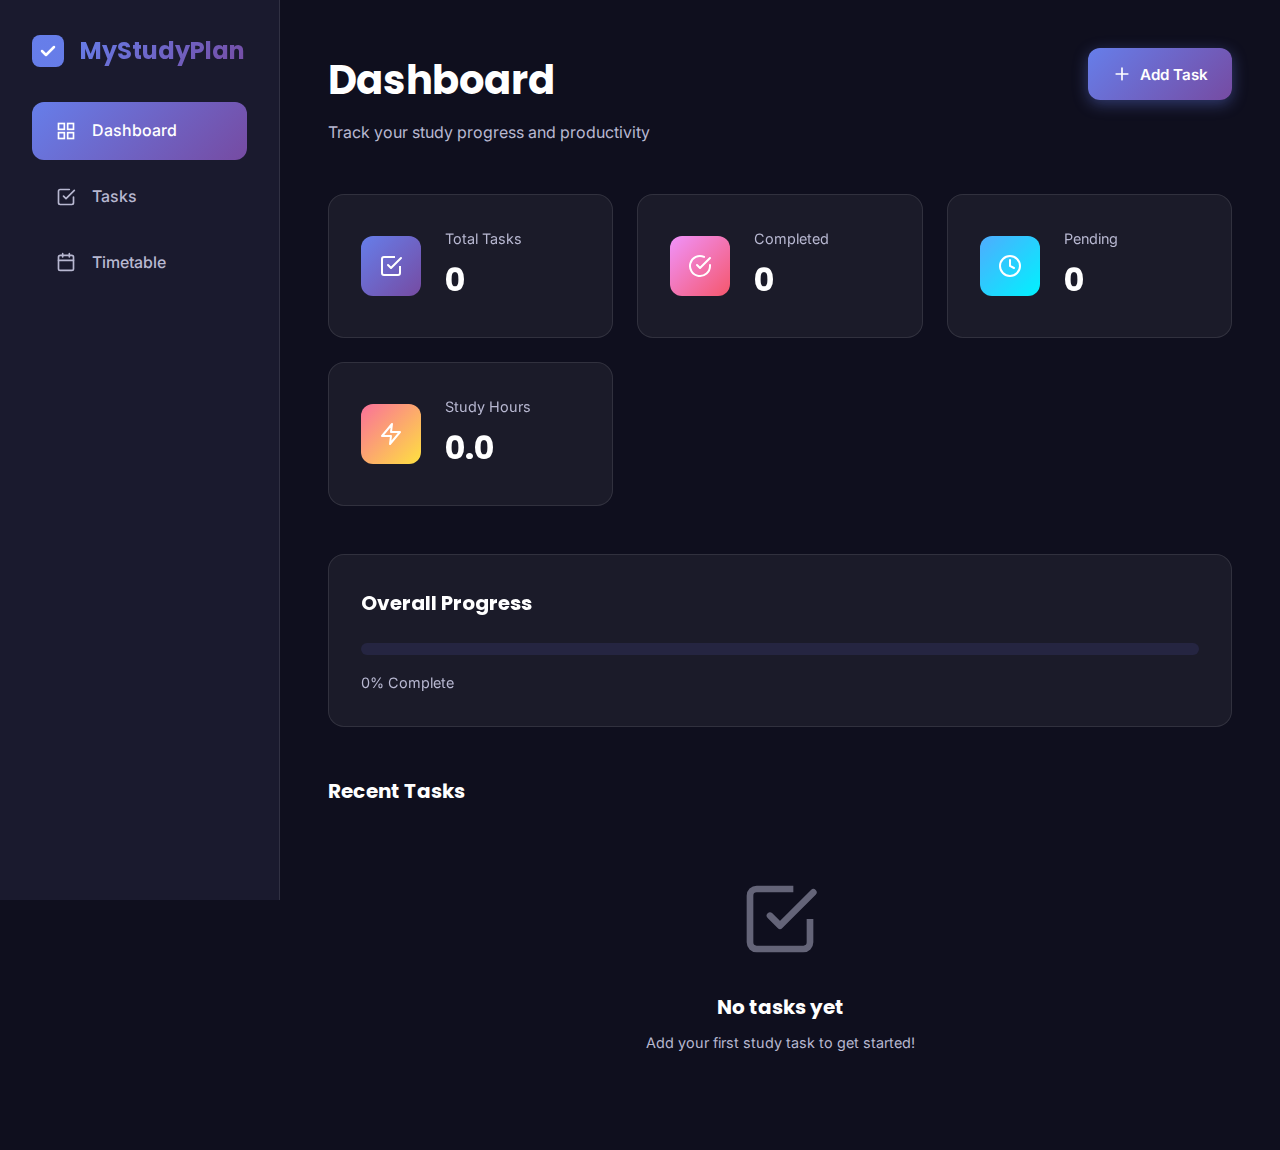
<file: index.html>
<!DOCTYPE html>
<html lang="en">
<head>
    <meta charset="UTF-8">
    <meta name="viewport" content="width=device-width, initial-scale=1.0">
    <meta name="description" content="MyStudyPlan - A modern study timetable and productivity dashboard to manage your study tasks efficiently">
    <title>MyStudyPlan - Study Timetable & Productivity Dashboard</title>
    <link rel="stylesheet" href="css/style.css">
    <link rel="preconnect" href="https://fonts.googleapis.com">
    <link rel="preconnect" href="https://fonts.gstatic.com" crossorigin>
    <link href="https://fonts.googleapis.com/css2?family=Inter:wght@300;400;500;600;700&family=Poppins:wght@600;700;800&display=swap" rel="stylesheet">
</head>
<body>
    <!-- Sidebar Navigation -->
    <aside class="sidebar" id="sidebar">
        <div class="sidebar-header">
            <div class="logo">
                <svg width="32" height="32" viewBox="0 0 32 32" fill="none" xmlns="http://www.w3.org/2000/svg">
                    <rect width="32" height="32" rx="8" fill="url(#gradient)"/>
                    <path d="M10 16L14 20L22 12" stroke="white" stroke-width="2.5" stroke-linecap="round" stroke-linejoin="round"/>
                    <defs>
                        <linearGradient id="gradient" x1="0" y1="0" x2="32" y2="32">
                            <stop offset="0%" stop-color="#667eea"/>
                            <stop offset="100%" stop-color="#764ba2"/>
                        </linearGradient>
                    </defs>
                </svg>
                <h1>MyStudyPlan</h1>
            </div>
            <button class="sidebar-toggle" id="sidebarToggle" aria-label="Toggle sidebar">
                <svg width="24" height="24" viewBox="0 0 24 24" fill="none" stroke="currentColor">
                    <path d="M3 12h18M3 6h18M3 18h18" stroke-width="2" stroke-linecap="round"/>
                </svg>
            </button>
        </div>
        
        <nav class="sidebar-nav">
            <a href="#dashboard" class="nav-item active" data-section="dashboard">
                <svg width="20" height="20" viewBox="0 0 24 24" fill="none" stroke="currentColor">
                    <rect x="3" y="3" width="7" height="7" stroke-width="2" stroke-linecap="round"/>
                    <rect x="14" y="3" width="7" height="7" stroke-width="2" stroke-linecap="round"/>
                    <rect x="14" y="14" width="7" height="7" stroke-width="2" stroke-linecap="round"/>
                    <rect x="3" y="14" width="7" height="7" stroke-width="2" stroke-linecap="round"/>
                </svg>
                <span>Dashboard</span>
            </a>
            <a href="#tasks" class="nav-item" data-section="tasks">
                <svg width="20" height="20" viewBox="0 0 24 24" fill="none" stroke="currentColor">
                    <path d="M9 11l3 3L22 4" stroke-width="2" stroke-linecap="round" stroke-linejoin="round"/>
                    <path d="M21 12v7a2 2 0 01-2 2H5a2 2 0 01-2-2V5a2 2 0 012-2h11" stroke-width="2" stroke-linecap="round"/>
                </svg>
                <span>Tasks</span>
            </a>
            <a href="#timetable" class="nav-item" data-section="timetable">
                <svg width="20" height="20" viewBox="0 0 24 24" fill="none" stroke="currentColor">
                    <rect x="3" y="4" width="18" height="18" rx="2" stroke-width="2"/>
                    <path d="M16 2v4M8 2v4M3 10h18" stroke-width="2" stroke-linecap="round"/>
                </svg>
                <span>Timetable</span>
            </a>
        </nav>
    </aside>

    <!-- Main Content -->
    <main class="main-content">
        <!-- Dashboard Section -->
        <section id="dashboard-section" class="content-section active">
            <header class="page-header">
                <div>
                    <h2>Dashboard</h2>
                    <p class="subtitle">Track your study progress and productivity</p>
                </div>
                <button class="btn btn-primary" id="addTaskBtn">
                    <svg width="20" height="20" viewBox="0 0 24 24" fill="none" stroke="currentColor">
                        <path d="M12 5v14M5 12h14" stroke-width="2" stroke-linecap="round"/>
                    </svg>
                    Add Task
                </button>
            </header>

            <!-- Statistics Cards -->
            <div class="stats-grid">
                <div class="stat-card">
                    <div class="stat-icon" style="background: linear-gradient(135deg, #667eea 0%, #764ba2 100%);">
                        <svg width="24" height="24" viewBox="0 0 24 24" fill="none" stroke="white">
                            <path d="M9 11l3 3L22 4" stroke-width="2" stroke-linecap="round" stroke-linejoin="round"/>
                            <path d="M21 12v7a2 2 0 01-2 2H5a2 2 0 01-2-2V5a2 2 0 012-2h11" stroke-width="2"/>
                        </svg>
                    </div>
                    <div class="stat-content">
                        <p class="stat-label">Total Tasks</p>
                        <p class="stat-value" id="totalTasks">0</p>
                    </div>
                </div>

                <div class="stat-card">
                    <div class="stat-icon" style="background: linear-gradient(135deg, #f093fb 0%, #f5576c 100%);">
                        <svg width="24" height="24" viewBox="0 0 24 24" fill="none" stroke="white">
                            <path d="M22 11.08V12a10 10 0 11-5.93-9.14" stroke-width="2" stroke-linecap="round"/>
                            <path d="M22 4L12 14.01l-3-3" stroke-width="2" stroke-linecap="round" stroke-linejoin="round"/>
                        </svg>
                    </div>
                    <div class="stat-content">
                        <p class="stat-label">Completed</p>
                        <p class="stat-value" id="completedTasks">0</p>
                    </div>
                </div>

                <div class="stat-card">
                    <div class="stat-icon" style="background: linear-gradient(135deg, #4facfe 0%, #00f2fe 100%);">
                        <svg width="24" height="24" viewBox="0 0 24 24" fill="none" stroke="white">
                            <circle cx="12" cy="12" r="10" stroke-width="2"/>
                            <path d="M12 6v6l4 2" stroke-width="2" stroke-linecap="round"/>
                        </svg>
                    </div>
                    <div class="stat-content">
                        <p class="stat-label">Pending</p>
                        <p class="stat-value" id="pendingTasks">0</p>
                    </div>
                </div>

                <div class="stat-card">
                    <div class="stat-icon" style="background: linear-gradient(135deg, #fa709a 0%, #fee140 100%);">
                        <svg width="24" height="24" viewBox="0 0 24 24" fill="none" stroke="white">
                            <path d="M13 2L3 14h9l-1 8 10-12h-9l1-8z" stroke-width="2" stroke-linecap="round" stroke-linejoin="round"/>
                        </svg>
                    </div>
                    <div class="stat-content">
                        <p class="stat-label">Study Hours</p>
                        <p class="stat-value" id="totalHours">0</p>
                    </div>
                </div>
            </div>

            <!-- Progress Overview -->
            <div class="progress-card">
                <h3>Overall Progress</h3>
                <div class="progress-bar-container">
                    <div class="progress-bar" id="progressBar"></div>
                </div>
                <p class="progress-text" id="progressText">0% Complete</p>
            </div>

            <!-- Recent Tasks -->
            <div class="recent-tasks">
                <h3>Recent Tasks</h3>
                <div id="recentTasksList" class="task-list"></div>
            </div>
        </section>

        <!-- Tasks Section -->
        <section id="tasks-section" class="content-section">
            <header class="page-header">
                <div>
                    <h2>All Tasks</h2>
                    <p class="subtitle">Manage your study tasks</p>
                </div>
                <button class="btn btn-primary" id="addTaskBtn2">
                    <svg width="20" height="20" viewBox="0 0 24 24" fill="none" stroke="currentColor">
                        <path d="M12 5v14M5 12h14" stroke-width="2" stroke-linecap="round"/>
                    </svg>
                    Add Task
                </button>
            </header>

            <div id="allTasksList" class="task-list"></div>
        </section>

        <!-- Timetable Section -->
        <section id="timetable-section" class="content-section">
            <header class="page-header">
                <div>
                    <h2>Weekly Timetable</h2>
                    <p class="subtitle">Your study schedule at a glance</p>
                </div>
            </header>

            <div class="timetable-container">
                <div class="timetable" id="timetable"></div>
            </div>
        </section>
    </main>

    <!-- Add/Edit Task Modal -->
    <div class="modal" id="taskModal">
        <div class="modal-content">
            <div class="modal-header">
                <h3 id="modalTitle">Add New Task</h3>
                <button class="modal-close" id="closeModal" aria-label="Close modal">
                    <svg width="24" height="24" viewBox="0 0 24 24" fill="none" stroke="currentColor">
                        <path d="M18 6L6 18M6 6l12 12" stroke-width="2" stroke-linecap="round"/>
                    </svg>
                </button>
            </div>
            <form id="taskForm" class="modal-body">
                <div class="form-group">
                    <label for="subject">Subject</label>
                    <input type="text" id="subject" name="subject" required placeholder="e.g., Mathematics">
                </div>

                <div class="form-group">
                    <label for="topic">Topic</label>
                    <input type="text" id="topic" name="topic" required placeholder="e.g., Calculus - Derivatives">
                </div>

                <div class="form-row">
                    <div class="form-group">
                        <label for="duration">Duration (hours)</label>
                        <input type="number" id="duration" name="duration" min="0.5" step="0.5" required placeholder="2.5">
                    </div>

                    <div class="form-group">
                        <label for="priority">Priority</label>
                        <select id="priority" name="priority" required>
                            <option value="high">High</option>
                            <option value="medium" selected>Medium</option>
                            <option value="low">Low</option>
                        </select>
                    </div>
                </div>

                <div class="form-group">
                    <label for="deadline">Deadline</label>
                    <input type="date" id="deadline" name="deadline" required>
                </div>

                <div class="modal-footer">
                    <button type="button" class="btn btn-secondary" id="cancelBtn">Cancel</button>
                    <button type="submit" class="btn btn-primary">
                        <svg width="20" height="20" viewBox="0 0 24 24" fill="none" stroke="currentColor">
                            <path d="M19 21H5a2 2 0 01-2-2V5a2 2 0 012-2h11l5 5v11a2 2 0 01-2 2z" stroke-width="2"/>
                            <path d="M17 21v-8H7v8M7 3v5h8" stroke-width="2"/>
                        </svg>
                        Save Task
                    </button>
                </div>
            </form>
        </div>
    </div>

    <!-- Toast Notification -->
    <div class="toast" id="toast"></div>

    <script src="js/script.js"></script>
</body>
</html>
</file>
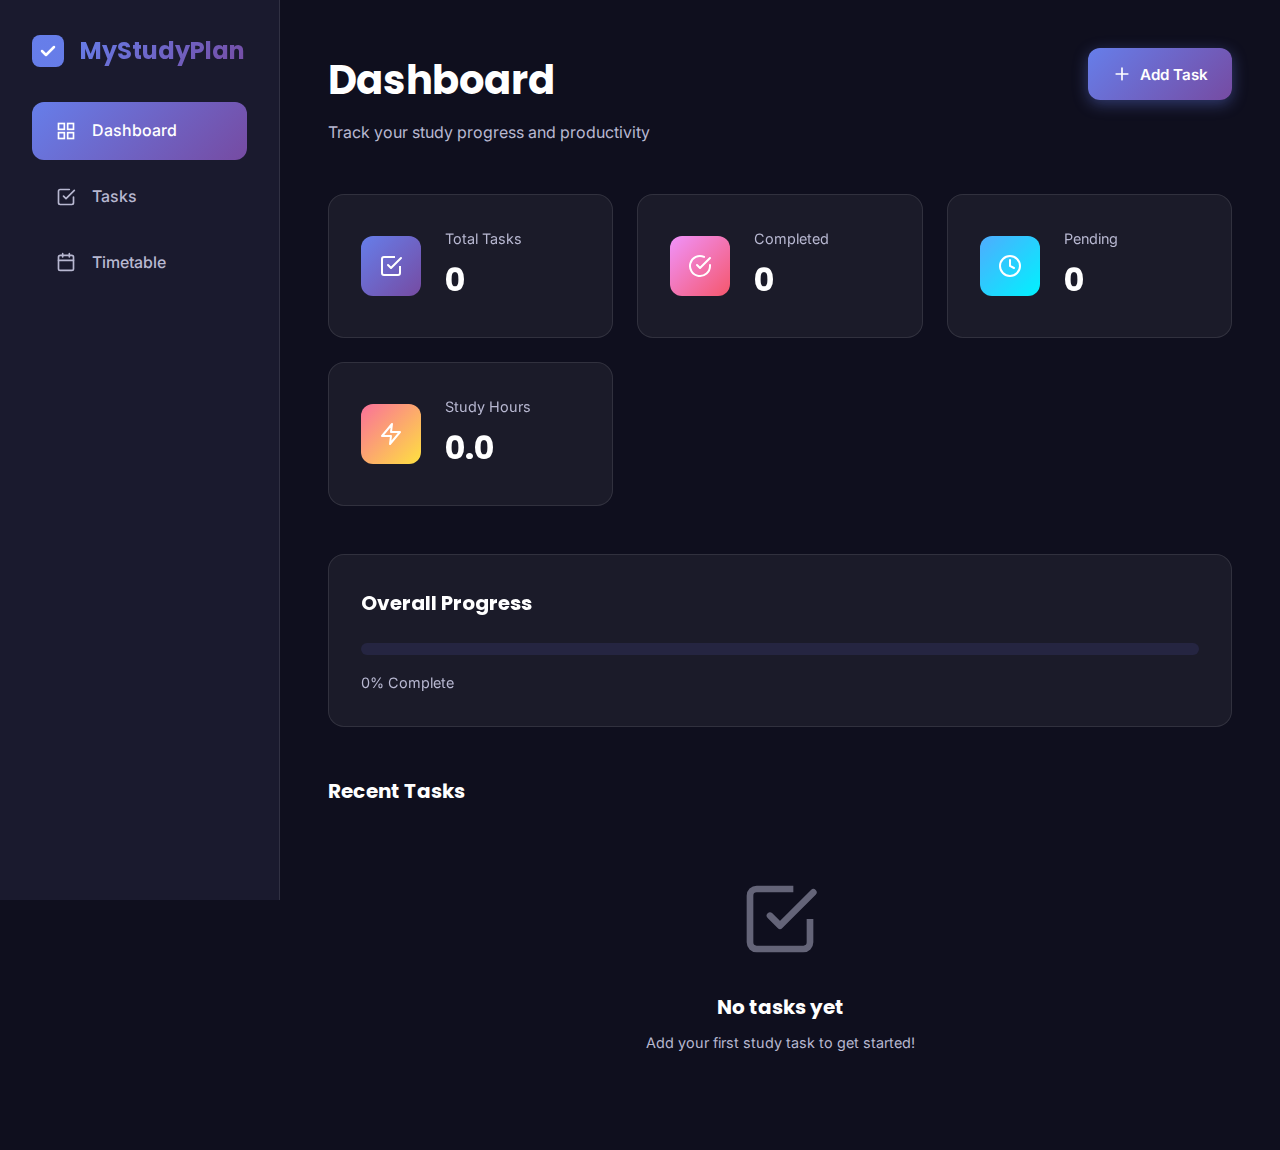
<file: dashboard.html>
<!DOCTYPE html>
<html lang="en">

<head>
    <meta charset="UTF-8">
    <meta name="viewport" content="width=device-width, initial-scale=1.0">
    <meta name="description"
        content="MyStudyPlan - A modern study timetable and productivity dashboard to manage your study tasks efficiently">
    <title>MyStudyPlan - Study Timetable & Productivity Dashboard</title>
    <link rel="stylesheet" href="css/style.css">
    <link rel="preconnect" href="https://fonts.googleapis.com">
    <link rel="preconnect" href="https://fonts.gstatic.com" crossorigin>
    <link
        href="https://fonts.googleapis.com/css2?family=Inter:wght@300;400;500;600;700&family=Poppins:wght@600;700;800&display=swap"
        rel="stylesheet">
</head>

<body>
    <!-- Sidebar Navigation -->
    <aside class="sidebar" id="sidebar">
        <div class="sidebar-header">
            <div class="logo">
                <svg width="32" height="32" viewBox="0 0 32 32" fill="none" xmlns="http://www.w3.org/2000/svg">
                    <rect width="32" height="32" rx="8" fill="url(#gradient)" />
                    <path d="M10 16L14 20L22 12" stroke="white" stroke-width="2.5" stroke-linecap="round"
                        stroke-linejoin="round" />
                    <defs>
                        <linearGradient id="gradient" x1="0" y1="0" x2="32" y2="32">
                            <stop offset="0%" stop-color="#667eea" />
                            <stop offset="100%" stop-color="#764ba2" />
                        </linearGradient>
                    </defs>
                </svg>
                <h1>MyStudyPlan</h1>
            </div>
            <button class="sidebar-toggle" id="sidebarToggle" aria-label="Toggle sidebar">
                <svg width="24" height="24" viewBox="0 0 24 24" fill="none" stroke="currentColor">
                    <path d="M3 12h18M3 6h18M3 18h18" stroke-width="2" stroke-linecap="round" />
                </svg>
            </button>
        </div>

        <nav class="sidebar-nav">
            <a href="#dashboard" class="nav-item active" data-section="dashboard">
                <svg width="20" height="20" viewBox="0 0 24 24" fill="none" stroke="currentColor">
                    <rect x="3" y="3" width="7" height="7" stroke-width="2" stroke-linecap="round" />
                    <rect x="14" y="3" width="7" height="7" stroke-width="2" stroke-linecap="round" />
                    <rect x="14" y="14" width="7" height="7" stroke-width="2" stroke-linecap="round" />
                    <rect x="3" y="14" width="7" height="7" stroke-width="2" stroke-linecap="round" />
                </svg>
                <span>Dashboard</span>
            </a>
            <a href="#tasks" class="nav-item" data-section="tasks">
                <svg width="20" height="20" viewBox="0 0 24 24" fill="none" stroke="currentColor">
                    <path d="M9 11l3 3L22 4" stroke-width="2" stroke-linecap="round" stroke-linejoin="round" />
                    <path d="M21 12v7a2 2 0 01-2 2H5a2 2 0 01-2-2V5a2 2 0 012-2h11" stroke-width="2"
                        stroke-linecap="round" />
                </svg>
                <span>Tasks</span>
            </a>
            <a href="#timetable" class="nav-item" data-section="timetable">
                <svg width="20" height="20" viewBox="0 0 24 24" fill="none" stroke="currentColor">
                    <rect x="3" y="4" width="18" height="18" rx="2" stroke-width="2" />
                    <path d="M16 2v4M8 2v4M3 10h18" stroke-width="2" stroke-linecap="round" />
                </svg>
                <span>Timetable</span>
            </a>
        </nav>
        </nav>

        <div class="sidebar-footer">
            <label class="theme-switch" aria-label="Toggle theme">
                <input type="checkbox" id="themeToggleCheckbox">
                <span class="slider"></span>
            </label>
            <span class="theme-label">Theme</span>

            <button id="profileBtn" class="btn-icon" aria-label="User Profile"
                style="background:none; border:none; color:var(--text-secondary); cursor:pointer; margin-left:auto;">
                <svg width="20" height="20" viewBox="0 0 24 24" fill="none" stroke="currentColor">
                    <path d="M20 21v-2a4 4 0 00-4-4H8a4 4 0 00-4 4v2" stroke-width="2" stroke-linecap="round"
                        stroke-linejoin="round" />
                    <circle cx="12" cy="7" r="4" stroke-width="2" stroke-linecap="round" stroke-linejoin="round" />
                </svg>
            </button>
        </div>
    </aside>

    <!-- Main Content -->
    <main class="main-content">
        <!-- Dashboard Section -->
        <section id="dashboard-section" class="content-section active">
            <header class="page-header">
                <div>
                    <h2>Dashboard</h2>
                    <p class="subtitle">Track your study progress and productivity</p>
                </div>
                <div class="dashboard-actions">
                    <button class="btn btn-secondary" id="exportBtn">
                        <svg width="20" height="20" viewBox="0 0 24 24" fill="none" stroke="currentColor">
                            <path d="M21 15v4a2 2 0 01-2 2H5a2 2 0 01-2-2v-4M7 10l5 5 5-5M12 15V3" stroke-width="2"
                                stroke-linecap="round" stroke-linejoin="round" />
                        </svg>
                        Export
                    </button>
                    <button class="btn btn-secondary" id="aiPlanBtn">
                        <svg width="20" height="20" viewBox="0 0 24 24" fill="none" stroke="currentColor">
                            <path d="M12 2a10 10 0 1010 10A10 10 0 0012 2zm1 15h-2v-2h2zm0-4h-2V7h2z" stroke-width="2"
                                stroke-linecap="round" stroke-linejoin="round" />
                            <!-- Using a generic icon for now, could use a 'magic' wand if available/custom -->
                            <path
                                d="M21 11.5a8.38 8.38 0 01-.9 3.8 8.5 8.5 0 01-7.6 4.7 8.38 8.38 0 01-3.8-.9L3 21l1.9-5.7a8.38 8.38 0 01-.9-3.8 8.5 8.5 0 014.7-7.6 8.38 8.38 0 013.8-.9h.5a8.48 8.48 0 018 8v.5z"
                                stroke-width="2" stroke-linecap="round" stroke-linejoin="round" />
                        </svg>
                        Smart Plan
                    </button>
                    <button class="btn btn-primary" id="addTaskBtn">
                        <svg width="20" height="20" viewBox="0 0 24 24" fill="none" stroke="currentColor">
                            <path d="M12 5v14M5 12h14" stroke-width="2" stroke-linecap="round" />
                        </svg>
                        Add Task
                    </button>
                </div>
            </header>

            <!-- Statistics Cards -->
            <div class="stats-grid">
                <div class="stat-card">
                    <div class="stat-icon" style="background: linear-gradient(135deg, #667eea 0%, #764ba2 100%);">
                        <svg width="24" height="24" viewBox="0 0 24 24" fill="none" stroke="white">
                            <path d="M9 11l3 3L22 4" stroke-width="2" stroke-linecap="round" stroke-linejoin="round" />
                            <path d="M21 12v7a2 2 0 01-2 2H5a2 2 0 01-2-2V5a2 2 0 012-2h11" stroke-width="2" />
                        </svg>
                    </div>
                    <div class="stat-content">
                        <p class="stat-label">Total Tasks</p>
                        <p class="stat-value" id="totalTasks">0</p>
                    </div>
                </div>

                <div class="stat-card">
                    <div class="stat-icon" style="background: linear-gradient(135deg, #f093fb 0%, #f5576c 100%);">
                        <svg width="24" height="24" viewBox="0 0 24 24" fill="none" stroke="white">
                            <path d="M22 11.08V12a10 10 0 11-5.93-9.14" stroke-width="2" stroke-linecap="round" />
                            <path d="M22 4L12 14.01l-3-3" stroke-width="2" stroke-linecap="round"
                                stroke-linejoin="round" />
                        </svg>
                    </div>
                    <div class="stat-content">
                        <p class="stat-label">Completed</p>
                        <p class="stat-value" id="completedTasks">0</p>
                    </div>
                </div>

                <div class="stat-card">
                    <div class="stat-icon" style="background: linear-gradient(135deg, #4facfe 0%, #00f2fe 100%);">
                        <svg width="24" height="24" viewBox="0 0 24 24" fill="none" stroke="white">
                            <circle cx="12" cy="12" r="10" stroke-width="2" />
                            <path d="M12 6v6l4 2" stroke-width="2" stroke-linecap="round" />
                        </svg>
                    </div>
                    <div class="stat-content">
                        <p class="stat-label">Pending</p>
                        <p class="stat-value" id="pendingTasks">0</p>
                    </div>
                </div>

                <div class="stat-card">
                    <div class="stat-icon" style="background: linear-gradient(135deg, #fa709a 0%, #fee140 100%);">
                        <svg width="24" height="24" viewBox="0 0 24 24" fill="none" stroke="white">
                            <path d="M13 2L3 14h9l-1 8 10-12h-9l1-8z" stroke-width="2" stroke-linecap="round"
                                stroke-linejoin="round" />
                        </svg>
                    </div>
                    <div class="stat-content">
                        <p class="stat-label">Study Hours</p>
                        <p class="stat-value" id="totalHours">0</p>
                    </div>
                </div>
            </div>

            <!-- Progress Overview -->
            <div class="progress-card">
                <h3>Overall Progress</h3>
                <div class="progress-bar-container">
                    <div class="progress-bar" id="progressBar"></div>
                </div>
                <p class="progress-text" id="progressText">0% Complete</p>
            </div>

            <!-- Recent Tasks -->
            <div class="recent-tasks">
                <h3>Recent Tasks</h3>
                <div id="recentTasksList" class="task-list"></div>
            </div>
        </section>

        <!-- Tasks Section -->
        <section id="tasks-section" class="content-section">
            <header class="page-header">
                <div>
                    <h2>All Tasks</h2>
                    <p class="subtitle">Manage your study tasks</p>
                </div>
                <div class="tasks-controls">
                    <div class="search-bar">
                        <svg width="20" height="20" viewBox="0 0 24 24" fill="none" stroke="currentColor">
                            <circle cx="11" cy="11" r="8" stroke-width="2" />
                            <path d="M21 21l-4.35-4.35" stroke-width="2" stroke-linecap="round" />
                        </svg>
                        <input type="text" id="taskSearch" placeholder="Search tasks...">
                    </div>
                    <select id="priorityFilter" class="filter-select">
                        <option value="all">All Priorities</option>
                        <option value="high">High</option>
                        <option value="medium">Medium</option>
                        <option value="low">Low</option>
                    </select>
                    <button class="btn btn-primary" id="addTaskBtn2">
                        <svg width="20" height="20" viewBox="0 0 24 24" fill="none" stroke="currentColor">
                            <path d="M12 5v14M5 12h14" stroke-width="2" stroke-linecap="round" />
                        </svg>
                        Add Task
                    </button>
                </div>
            </header>

            <div id="allTasksList" class="task-list"></div>
        </section>

        <!-- Timetable Section -->
        <section id="timetable-section" class="content-section">
            <header class="page-header">
                <div>
                    <h2>Weekly Timetable</h2>
                    <p class="subtitle">Your study schedule at a glance</p>
                </div>
            </header>

            <div class="timetable-container">
                <div class="timetable" id="timetable"></div>
            </div>
        </section>
    </main>

    <!-- AI Smart Plan Modal -->
    <div class="modal" id="aiModal">
        <div class="modal-content">
            <div class="modal-header">
                <h3>AI Smart Plan</h3>
                <button class="modal-close" id="closeAiModal" aria-label="Close modal">
                    <svg width="24" height="24" viewBox="0 0 24 24" fill="none" stroke="currentColor">
                        <path d="M18 6L6 18M6 6l12 12" stroke-width="2" stroke-linecap="round" />
                    </svg>
                </button>
            </div>
            <div class="modal-body">
                <p style="margin-bottom: 1rem; color: var(--text-secondary);">Here are the suggested tasks you should
                    focus on right now based on priority and deadlines:</p>
                <div id="aiPlanList" class="task-list"></div>
            </div>
        </div>
    </div>
    <div class="modal" id="taskModal">
        <div class="modal-content">
            <div class="modal-header">
                <h3 id="modalTitle">Add New Task</h3>
                <button class="modal-close" id="closeModal" aria-label="Close modal">
                    <svg width="24" height="24" viewBox="0 0 24 24" fill="none" stroke="currentColor">
                        <path d="M18 6L6 18M6 6l12 12" stroke-width="2" stroke-linecap="round" />
                    </svg>
                </button>
            </div>
            <form id="taskForm" class="modal-body">
                <div class="form-group">
                    <label for="subject">Subject</label>
                    <input type="text" id="subject" name="subject" required placeholder="e.g., Mathematics">
                </div>

                <div class="form-group">
                    <label for="topic">Topic</label>
                    <input type="text" id="topic" name="topic" required placeholder="e.g., Calculus - Derivatives">
                </div>

                <div class="form-row">
                    <div class="form-group">
                        <label for="duration">Duration (hours)</label>
                        <input type="number" id="duration" name="duration" min="0.5" step="0.5" required
                            placeholder="2.5">
                    </div>

                    <div class="form-group">
                        <label for="priority">Priority</label>
                        <select id="priority" name="priority" required>
                            <option value="high">High</option>
                            <option value="medium" selected>Medium</option>
                            <option value="low">Low</option>
                        </select>
                    </div>
                </div>

                <div class="form-group">
                    <label for="deadline">Deadline</label>
                    <input type="datetime-local" id="deadline" name="deadline" required>
                </div>

                <div class="modal-footer">
                    <button type="button" class="btn btn-secondary" id="cancelBtn">Cancel</button>
                    <button type="submit" class="btn btn-primary">
                        <svg width="20" height="20" viewBox="0 0 24 24" fill="none" stroke="currentColor">
                            <path d="M19 21H5a2 2 0 01-2-2V5a2 2 0 012-2h11l5 5v11a2 2 0 01-2 2z" stroke-width="2" />
                            <path d="M17 21v-8H7v8M7 3v5h8" stroke-width="2" />
                        </svg>
                        Save Task
                    </button>
                </div>
            </form>
        </div>
    </div>

    <!-- View Task Modal -->
    <div class="modal" id="viewTaskModal">
        <div class="modal-content">
            <div class="modal-header">
                <h3>Task Details</h3>
                <button class="modal-close" id="closeViewModal" aria-label="Close modal">
                    <svg width="24" height="24" viewBox="0 0 24 24" fill="none" stroke="currentColor">
                        <path d="M18 6L6 18M6 6l12 12" stroke-width="2" stroke-linecap="round" />
                    </svg>
                </button>
            </div>
            <div class="modal-body" id="viewTaskBody">
                <!-- Content populated by JS -->
            </div>
            <div class="modal-footer">
                <button type="button" class="btn btn-secondary" id="viewUncompleteBtn" style="display:none;">Mark
                    Pending</button>
                <button type="button" class="btn btn-primary" id="viewCompleteBtn">Mark Complete</button>
                <button type="button" class="btn btn-secondary" id="viewEditBtn">Edit</button>
            </div>
        </div>
    </div>

    <!-- Delete Confirmation Modal -->
    <div class="modal" id="deleteConfirmModal">
        <div class="modal-content" style="max-width: 400px;">
            <div class="modal-header">
                <h3>Confirm Delete</h3>
                <button class="modal-close" id="closeDeleteModal" aria-label="Close modal">
                    <svg width="24" height="24" viewBox="0 0 24 24" fill="none" stroke="currentColor">
                        <path d="M18 6L6 18M6 6l12 12" stroke-width="2" stroke-linecap="round" />
                    </svg>
                </button>
            </div>
            <div class="modal-body">
                <p>Are you sure you want to delete this task? This action cannot be undone.</p>
            </div>
            <div class="modal-footer">
                <button type="button" class="btn btn-secondary" id="cancelDeleteBtn">Cancel</button>
                <button type="button" class="btn btn-primary" id="confirmDeleteBtn"
                    style="background: var(--priority-high);">Delete</button>
            </div>
        </div>
    </div>

    <!-- AI Chat Widget -->
    <div class="chat-widget">
        <button class="chat-toggle" id="chatToggle" aria-label="Open AI Assistant">
            <svg width="24" height="24" viewBox="0 0 24 24" fill="none" stroke="currentColor">
                <path d="M21 15a2 2 0 01-2 2H7l-4 4V5a2 2 0 012-2h14a2 2 0 012 2z" stroke-width="2"
                    stroke-linecap="round" stroke-linejoin="round" />
            </svg>
        </button>
        <div class="chat-window" id="chatWindow">
            <div class="chat-header">
                <h3>AI Assistant</h3>
                <button class="chat-close" id="chatClose">
                    <svg width="18" height="18" viewBox="0 0 24 24" fill="none" stroke="currentColor">
                        <path d="M18 6L6 18M6 6l12 12" stroke-width="2" stroke-linecap="round" />
                    </svg>
                </button>
            </div>
            <div class="chat-messages" id="chatMessages">
                <div class="message ai-message">
                    Hi! I'm your study assistant. Ask me for a plan recommendation or help organizing your tasks.
                </div>
            </div>
            <form class="chat-input-area" id="chatForm">
                <input type="text" id="chatInput" placeholder="Type a message..." required>
                <button type="submit">
                    <svg width="20" height="20" viewBox="0 0 24 24" fill="none" stroke="currentColor">
                        <path d="M22 2L11 13M22 2l-7 20-4-9-9-4 20-7z" stroke-width="2" stroke-linecap="round"
                            stroke-linejoin="round" />
                    </svg>
                </button>
            </form>
        </div>
    </div>

    <!-- User Profile Modal -->
    <div class="modal" id="profileModal">
        <div class="modal-content" style="max-width: 350px;">
            <div class="modal-header">
                <h3>User Profile</h3>
                <button class="modal-close" id="closeProfileModal">
                    <svg width="24" height="24" viewBox="0 0 24 24" fill="none" stroke="currentColor">
                        <path d="M18 6L6 18M6 6l12 12" stroke-width="2" stroke-linecap="round" />
                    </svg>
                </button>
            </div>
            <div class="modal-body" style="text-align: center;">
                <div
                    style="width: 80px; height: 80px; background: var(--primary-gradient); border-radius: 50%; margin: 0 auto 1rem; display: flex; align-items: center; justify-content: center;">
                    <svg width="40" height="40" viewBox="0 0 24 24" fill="none" stroke="white">
                        <path d="M20 21v-2a4 4 0 00-4-4H8a4 4 0 00-4 4v2" stroke-width="2" stroke-linecap="round"
                            stroke-linejoin="round" />
                        <circle cx="12" cy="7" r="4" stroke-width="2" stroke-linecap="round" stroke-linejoin="round" />
                    </svg>
                </div>
                <h4 id="profileEmail" style="margin-bottom: 0.5rem; word-break: break-all;">user@example.com</h4>
                <p style="color: var(--text-secondary);">Study Hard!</p>
            </div>
            <div class="modal-footer" style="justify-content: center;">
                <button class="btn btn-secondary" id="modalLogoutBtn">Logout</button>
            </div>
        </div>
    </div>

    <!-- Toast Notification -->
    <div class="toast" id="toast"></div>

    <script src="js/script.js"></script>
</body>

</html>
</file>
<file: css/style.css>
:root {
    /* Color Palette */
    --primary-gradient: linear-gradient(135deg, #667eea 0%, #764ba2 100%);
    --secondary-gradient: linear-gradient(135deg, #f093fb 0%, #f5576c 100%);
    --accent-gradient: linear-gradient(135deg, #4facfe 0%, #00f2fe 100%);
    --success-gradient: linear-gradient(135deg, #43e97b 0%, #38f9d7 100%);
    --warning-gradient: linear-gradient(135deg, #fa709a 0%, #fee140 100%);

    /* Neutral Colors */
    --bg-primary: #0f0f1e;
    --bg-secondary: #1a1a2e;
    --bg-tertiary: #252541;
    --bg-card: rgba(255, 255, 255, 0.05);
    --bg-modal: rgba(15, 15, 30, 0.95);

    --text-primary: #ffffff;
    --text-secondary: #b8b8d1;
    --text-muted: #7c7c99;

    --border-color: rgba(255, 255, 255, 0.1);
    --shadow: 0 8px 32px rgba(0, 0, 0, 0.3);
    --shadow-lg: 0 20px 60px rgba(0, 0, 0, 0.5);

    /* Priority Colors */
    --priority-high: #f5576c;
    --priority-medium: #fee140;
    --priority-low: #4facfe;

    /* Spacing */
    --spacing-xs: 0.5rem;
    --spacing-sm: 1rem;
    --spacing-md: 1.5rem;
    --spacing-lg: 2rem;
    --spacing-xl: 3rem;

    /* Border Radius */
    --radius-sm: 8px;
    --radius-md: 12px;
    --radius-lg: 16px;
    --radius-xl: 24px;

    /* Transitions */
    --transition-fast: 0.2s ease;
    --transition-normal: 0.3s ease;
    --transition-slow: 0.5s ease;

    /* Sidebar */
    --sidebar-width: 280px;
    --sidebar-collapsed: 80px;
}

/* Light Mode Variables */
body.light-mode {
    --bg-primary: #f4f6f8;
    --bg-secondary: #ffffff;
    --bg-tertiary: #e2e8f0;
    --bg-card: rgba(255, 255, 255, 0.8);
    --bg-modal: rgba(255, 255, 255, 0.95);

    --text-primary: #1a202c;
    --text-secondary: #4a5568;
    --text-muted: #718096;

    --border-color: #e2e8f0;
    --shadow: 0 4px 6px -1px rgba(0, 0, 0, 0.1), 0 2px 4px -1px rgba(0, 0, 0, 0.06);
    --shadow-lg: 0 20px 25px -5px rgba(0, 0, 0, 0.1), 0 10px 10px -5px rgba(0, 0, 0, 0.04);
}

body.light-mode .timetable-cell {
    border-color: #cbd5e0;
}


* {
    margin: 0;
    padding: 0;
    box-sizing: border-box;
}

body {
    font-family: 'Inter', -apple-system, BlinkMacSystemFont, 'Segoe UI', Roboto, sans-serif;
    background: var(--bg-primary);
    color: var(--text-primary);
    line-height: 1.6;
    overflow-x: hidden;
}

/* Scrollbar Styling */
::-webkit-scrollbar {
    width: 8px;
    height: 8px;
}

::-webkit-scrollbar-track {
    background: var(--bg-secondary);
}

::-webkit-scrollbar-thumb {
    background: var(--bg-tertiary);
    border-radius: 4px;
}

::-webkit-scrollbar-thumb:hover {
    background: var(--border-color);
}

/* Sidebar */
.sidebar {
    position: fixed;
    left: 0;
    top: 0;
    height: 100vh;
    width: var(--sidebar-width);
    background: var(--bg-secondary);
    border-right: 1px solid var(--border-color);
    padding: var(--spacing-lg);
    display: flex;
    flex-direction: column;
    gap: var(--spacing-lg);
    transition: transform var(--transition-normal);
    z-index: 1000;
}

.sidebar-header {
    display: flex;
    align-items: center;
    justify-content: space-between;
}

.logo {
    display: flex;
    align-items: center;
    gap: var(--spacing-sm);
}

.logo h1 {
    font-family: 'Poppins', sans-serif;
    font-size: 1.5rem;
    font-weight: 700;
    background: var(--primary-gradient);
    -webkit-background-clip: text;
    -webkit-text-fill-color: transparent;
    background-clip: text;
}

.sidebar-toggle {
    background: none;
    border: none;
    color: var(--text-secondary);
    cursor: pointer;
    padding: var(--spacing-xs);
    border-radius: var(--radius-sm);
    transition: all var(--transition-fast);
    display: none;
}

/* Day/Night Toggle Switch */
.theme-switch {
    display: inline-block;
    width: 60px;
    height: 30px;
    position: relative;
    margin-right: var(--spacing-sm);
    flex-shrink: 0;
    z-index: 10;
}

.theme-switch input {
    opacity: 0;
    width: 0;
    height: 0;
}

.slider {
    position: absolute;
    cursor: pointer;
    top: 0;
    left: 0;
    right: 0;
    bottom: 0;
    background: #2c3e50;
    /* A lighter dark blue for visibility against sidebar */
    /* Dark mode bg default */
    transition: .4s;
    border-radius: 34px;
    border: 1px solid var(--border-color);
    overflow: hidden;
}

/* Sun/Moon Circle */
.slider:before {
    position: absolute;
    content: "";
    height: 22px;
    width: 22px;
    left: 4px;
    bottom: 3px;
    background-color: #fdd835;
    /* Moon/Sun color */
    transition: .4s;
    border-radius: 50%;
    z-index: 2;
    box-shadow: 0 0 2px rgba(0, 0, 0, 0.5);
}

/* Stars (Dark Mode) */
.slider:after {
    content: "";
    position: absolute;
    top: 5px;
    left: 30px;
    width: 3px;
    height: 3px;
    background: white;
    border-radius: 50%;
    box-shadow:
        8px 5px 0 0 white,
        -5px 10px 0 0 white,
        5px 15px 0 0 white;
    transition: 0.4s;
    opacity: 1;
}

/* Light Mode State (Checked) */
input:checked+.slider {
    background-color: #87CEEB;
    /* Sky blue */
}

input:checked+.slider:before {
    transform: translateX(30px);
    background-color: #ffeb3b;
    /* Sun Yellow */
}

input:checked+.slider:after {
    opacity: 0;
    /* Hide stars */
    transform: translateX(-20px);
}

/* Clouds (Light Mode) - Pseudo element on label or extra span needed? 
   Let's use shadow on the circle to simulate clouds or a simple background change for now to keep HTML simple.
   The image showed clouds. We can try to add them as a background image or simpler shapes.
*/
input:checked+.slider {
    /* Simple cloud representation using gradients or just the color */
    background-image: radial-gradient(circle at 10% 40%, rgba(255, 255, 255, 0.8) 10%, transparent 11%),
        radial-gradient(circle at 25% 60%, rgba(255, 255, 255, 0.8) 10%, transparent 11%);
}

.sidebar-toggle:hover {
    background: var(--bg-tertiary);
    color: var(--text-primary);
}

.sidebar-nav {
    display: flex;
    flex-direction: column;
    gap: var(--spacing-xs);
    flex: 1;
    /* Pushes footer down */
}

.sidebar-footer {
    display: flex;
    align-items: center;
    gap: var(--spacing-sm);
    padding-top: var(--spacing-md);
    border-top: 1px solid var(--border-color);
    color: var(--text-secondary);
}

.theme-label {
    font-size: 0.9rem;
    font-weight: 500;
}

.nav-item {
    display: flex;
    align-items: center;
    gap: var(--spacing-sm);
    padding: var(--spacing-sm) var(--spacing-md);
    border-radius: var(--radius-md);
    color: var(--text-secondary);
    text-decoration: none;
    font-weight: 500;
    transition: all var(--transition-fast);
    position: relative;
    overflow: hidden;
}

.nav-item::before {
    content: '';
    position: absolute;
    left: 0;
    top: 0;
    width: 100%;
    height: 100%;
    background: var(--primary-gradient);
    opacity: 0;
    transition: opacity var(--transition-fast);
    z-index: -1;
}

.nav-item:hover {
    color: var(--text-primary);
    background: var(--bg-tertiary);
}

.nav-item.active {
    color: var(--text-primary);
}

.nav-item.active::before {
    opacity: 1;
}

/* Main Content */
.main-content {
    margin-left: var(--sidebar-width);
    padding: var(--spacing-xl);
    min-height: 100vh;
    transition: margin-left var(--transition-normal);
}

.content-section {
    display: none;
    animation: fadeIn var(--transition-normal);
}

.content-section.active {
    display: block;
}

@keyframes fadeIn {
    from {
        opacity: 0;
        transform: translateY(10px);
    }

    to {
        opacity: 1;
        transform: translateY(0);
    }
}

/* Page Header */
.page-header {
    display: flex;
    justify-content: space-between;
    align-items: flex-start;
    margin-bottom: var(--spacing-xl);
    flex-wrap: wrap;
    flex-wrap: wrap;
    gap: var(--spacing-md);
}

.dashboard-actions,
.tasks-controls {
    display: flex;
    gap: var(--spacing-sm);
    flex-wrap: wrap;
    align-items: center;
}

.search-bar {
    position: relative;
    display: flex;
    align-items: center;
    background: var(--bg-tertiary);
    border: 1px solid var(--border-color);
    border-radius: var(--radius-md);
    padding: 0 var(--spacing-sm);
    width: 250px;
}

.search-bar svg {
    color: var(--text-secondary);
}

.search-bar input {
    background: none;
    border: none;
    color: var(--text-primary);
    padding: var(--spacing-sm);
    width: 100%;
    font-family: inherit;
}

.search-bar input:focus {
    outline: none;
}

.filter-select {
    padding: var(--spacing-sm) var(--spacing-md);
    background: var(--bg-tertiary);
    border: 1px solid var(--border-color);
    border-radius: var(--radius-md);
    color: var(--text-primary);
    font-family: inherit;
    cursor: pointer;
}

.page-header h2 {
    font-family: 'Poppins', sans-serif;
    font-size: 2.5rem;
    font-weight: 700;
    margin-bottom: var(--spacing-xs);
}

.subtitle {
    color: var(--text-secondary);
    font-size: 1rem;
}

/* Buttons */
.btn {
    display: inline-flex;
    align-items: center;
    gap: var(--spacing-xs);
    padding: var(--spacing-sm) var(--spacing-md);
    border: none;
    border-radius: var(--radius-md);
    font-weight: 600;
    font-size: 0.95rem;
    cursor: pointer;
    transition: all var(--transition-fast);
    font-family: 'Inter', sans-serif;
}

.btn-primary {
    background: var(--primary-gradient);
    color: white;
    box-shadow: 0 4px 15px rgba(102, 126, 234, 0.4);
}

.btn-primary:hover {
    transform: translateY(-2px);
    box-shadow: 0 6px 20px rgba(102, 126, 234, 0.6);
}

.btn-secondary {
    background: var(--bg-tertiary);
    color: var(--text-primary);
}

.btn-secondary:hover {
    background: var(--bg-card);
}

/* Statistics Grid */
.stats-grid {
    display: grid;
    grid-template-columns: repeat(auto-fit, minmax(250px, 1fr));
    gap: var(--spacing-md);
    margin-bottom: var(--spacing-xl);
}

.stat-card {
    background: var(--bg-card);
    backdrop-filter: blur(10px);
    border: 1px solid var(--border-color);
    border-radius: var(--radius-lg);
    padding: var(--spacing-lg);
    display: flex;
    align-items: center;
    gap: var(--spacing-md);
    transition: all var(--transition-normal);
}

.stat-card:hover {
    transform: translateY(-5px);
    box-shadow: var(--shadow);
    border-color: rgba(255, 255, 255, 0.2);
}

.stat-icon {
    width: 60px;
    height: 60px;
    border-radius: var(--radius-md);
    display: flex;
    align-items: center;
    justify-content: center;
    flex-shrink: 0;
}

.stat-content {
    flex: 1;
}

.stat-label {
    color: var(--text-secondary);
    font-size: 0.9rem;
    margin-bottom: 0.25rem;
}

.stat-value {
    font-family: 'Poppins', sans-serif;
    font-size: 2rem;
    font-weight: 700;
}

/* Progress Card */
.progress-card {
    background: var(--bg-card);
    backdrop-filter: blur(10px);
    border: 1px solid var(--border-color);
    border-radius: var(--radius-lg);
    padding: var(--spacing-lg);
    margin-bottom: var(--spacing-xl);
}

.progress-card h3 {
    font-family: 'Poppins', sans-serif;
    font-size: 1.25rem;
    margin-bottom: var(--spacing-md);
}

.progress-bar-container {
    width: 100%;
    height: 12px;
    background: var(--bg-tertiary);
    border-radius: 6px;
    overflow: hidden;
    margin-bottom: var(--spacing-sm);
}

.progress-bar {
    height: 100%;
    background: var(--primary-gradient);
    border-radius: 6px;
    transition: width var(--transition-slow);
    width: 0%;
}

.progress-text {
    color: var(--text-secondary);
    font-size: 0.9rem;
}

/* Recent Tasks */
.recent-tasks h3 {
    font-family: 'Poppins', sans-serif;
    font-size: 1.25rem;
    margin-bottom: var(--spacing-md);
}

/* Task List */
.task-list {
    display: flex;
    flex-direction: column;
    gap: var(--spacing-md);
}

.task-card {
    background: var(--bg-card);
    backdrop-filter: blur(10px);
    border: 1px solid var(--border-color);
    border-radius: var(--radius-lg);
    padding: var(--spacing-lg);
    transition: all var(--transition-normal);
    position: relative;
    overflow: hidden;
}

.task-card::before {
    content: '';
    position: absolute;
    left: 0;
    top: 0;
    width: 4px;
    height: 100%;
    background: var(--priority-medium);
}

.task-card.priority-high::before {
    background: var(--priority-high);
}

.task-card.priority-low::before {
    background: var(--priority-low);
}

.task-card:hover {
    transform: translateX(5px);
    border-color: rgba(255, 255, 255, 0.2);
}

.task-card.completed {
    opacity: 0.6;
}

.task-card.completed .task-header h4,
.task-card.completed .task-topic {
    text-decoration: line-through;
}

.task-header {
    display: flex;
    justify-content: space-between;
    align-items: flex-start;
    margin-bottom: var(--spacing-sm);
}

.task-title-group h4 {
    font-family: 'Poppins', sans-serif;
    font-size: 1.1rem;
    margin-bottom: 0.25rem;
}

.task-topic {
    color: var(--text-secondary);
    font-size: 0.9rem;
}

.task-actions {
    display: flex;
    gap: var(--spacing-xs);
}

.task-btn {
    background: none;
    border: none;
    color: var(--text-secondary);
    cursor: pointer;
    padding: var(--spacing-xs);
    border-radius: var(--radius-sm);
    transition: all var(--transition-fast);
    display: flex;
    align-items: center;
    justify-content: center;
}

.task-btn:hover {
    background: var(--bg-tertiary);
    color: var(--text-primary);
}

.task-btn.complete-btn:hover {
    color: #43e97b;
}

.task-btn.delete-btn:hover {
    color: var(--priority-high);
}

.task-meta {
    display: flex;
    gap: var(--spacing-md);
    flex-wrap: wrap;
    margin-top: var(--spacing-sm);
}

.task-meta-item {
    display: flex;
    align-items: center;
    gap: 0.5rem;
    color: var(--text-secondary);
    font-size: 0.85rem;
}

.priority-badge {
    display: inline-flex;
    align-items: center;
    gap: 0.25rem;
    padding: 0.25rem 0.75rem;
    border-radius: 12px;
    font-size: 0.75rem;
    font-weight: 600;
    text-transform: uppercase;
}

.priority-badge.high {
    background: rgba(245, 87, 108, 0.2);
    color: var(--priority-high);
}

.priority-badge.medium {
    background: rgba(254, 225, 64, 0.2);
    color: var(--priority-medium);
}

.priority-badge.low {
    background: rgba(79, 172, 254, 0.2);
    color: var(--priority-low);
}

/* Timetable */
.timetable-container {
    background: var(--bg-card);
    backdrop-filter: blur(10px);
    border: 1px solid var(--border-color);
    border-radius: var(--radius-lg);
    padding: var(--spacing-lg);
    overflow-x: auto;
}

.timetable {
    display: grid;
    grid-template-columns: 80px repeat(7, 1fr);
    gap: 1px;
    background: var(--border-color);
    border-radius: var(--radius-md);
    overflow: hidden;
    min-width: 800px;
}

.timetable-cell {
    background: var(--bg-secondary);
    padding: var(--spacing-sm);
    min-height: 60px;
    display: flex;
    align-items: center;
    justify-content: center;
    font-size: 0.85rem;
}

.timetable-header {
    background: var(--bg-tertiary);
    font-weight: 600;
    font-family: 'Poppins', sans-serif;
}

.timetable-time {
    background: var(--bg-tertiary);
    font-weight: 500;
    color: var(--text-secondary);
}

.timetable-task {
    background: var(--primary-gradient);
    border-radius: var(--radius-sm);
    padding: var(--spacing-xs);
    font-size: 0.75rem;
    font-weight: 600;
    text-align: center;
    cursor: pointer;
    transition: all var(--transition-fast);
}

.timetable-task:hover {
    transform: scale(1.05);
    box-shadow: var(--shadow);
}

.timetable-task.highlight {
    animation: pulse 2s infinite;
    border: 2px solid #fff;
}

@keyframes pulse {
    0% {
        box-shadow: 0 0 0 0 rgba(245, 87, 108, 0.4);
    }

    70% {
        box-shadow: 0 0 0 10px rgba(245, 87, 108, 0);
    }

    100% {
        box-shadow: 0 0 0 0 rgba(245, 87, 108, 0);
    }
}

/* Modal */
.modal {
    display: none;
    position: fixed;
    top: 0;
    left: 0;
    width: 100%;
    height: 100%;
    background: var(--bg-modal);
    backdrop-filter: blur(10px);
    z-index: 2000;
    align-items: center;
    justify-content: center;
    animation: fadeIn var(--transition-fast);
}

.modal.active {
    display: flex;
}

.modal-content {
    background: var(--bg-secondary);
    border: 1px solid var(--border-color);
    border-radius: var(--radius-xl);
    width: 90%;
    max-width: 500px;
    max-height: 90vh;
    overflow-y: auto;
    box-shadow: var(--shadow-lg);
    animation: slideUp var(--transition-normal);
}

@keyframes slideUp {
    from {
        opacity: 0;
        transform: translateY(30px);
    }

    to {
        opacity: 1;
        transform: translateY(0);
    }
}

.modal-header {
    display: flex;
    justify-content: space-between;
    align-items: center;
    padding: var(--spacing-lg);
    border-bottom: 1px solid var(--border-color);
}

.modal-header h3 {
    font-family: 'Poppins', sans-serif;
    font-size: 1.5rem;
}

.modal-close {
    background: none;
    border: none;
    color: var(--text-secondary);
    cursor: pointer;
    padding: var(--spacing-xs);
    border-radius: var(--radius-sm);
    transition: all var(--transition-fast);
}

.modal-close:hover {
    background: var(--bg-tertiary);
    color: var(--text-primary);
}

.modal-body {
    padding: var(--spacing-lg);
}

.modal-footer {
    display: flex;
    gap: var(--spacing-sm);
    justify-content: flex-end;
    padding: var(--spacing-lg);
    border-top: 1px solid var(--border-color);
}

/* Form */
.form-group {
    margin-bottom: var(--spacing-md);
}

.form-group label {
    display: block;
    margin-bottom: var(--spacing-xs);
    color: var(--text-secondary);
    font-weight: 500;
    font-size: 0.9rem;
}

.form-group input,
.form-group select {
    width: 100%;
    padding: var(--spacing-sm) var(--spacing-md);
    background: var(--bg-tertiary);
    border: 1px solid var(--border-color);
    border-radius: var(--radius-md);
    color: var(--text-primary);
    font-family: 'Inter', sans-serif;
    font-size: 1rem;
    transition: all var(--transition-fast);
}

.form-group input:focus,
.form-group select:focus {
    outline: none;
    border-color: #667eea;
    box-shadow: 0 0 0 3px rgba(102, 126, 234, 0.1);
}

.form-row {
    display: grid;
    grid-template-columns: 1fr 1fr;
    gap: var(--spacing-md);
}

/* Toast */
.toast {
    position: fixed;
    bottom: var(--spacing-lg);
    right: var(--spacing-lg);
    background: var(--bg-secondary);
    border: 1px solid var(--border-color);
    border-radius: var(--radius-md);
    padding: var(--spacing-md) var(--spacing-lg);
    box-shadow: var(--shadow-lg);
    transform: translateY(150%);
    transition: transform var(--transition-normal);
    z-index: 3000;
    max-width: 400px;
}

.toast.show {
    transform: translateY(0);
}

/* Responsive Design */
@media (max-width: 1024px) {
    .stats-grid {
        grid-template-columns: repeat(2, 1fr);
    }
}

@media (max-width: 768px) {
    :root {
        --sidebar-width: 100%;
    }

    .sidebar {
        transform: translateX(-100%);
    }

    .sidebar.active {
        transform: translateX(0);
    }

    .sidebar-toggle {
        display: block;
    }

    .sidebar-header {
        width: 100%;
    }

    .theme-switch {
        margin-right: var(--spacing-sm);
    }

    .main-content {
        margin-left: 0;
        padding: var(--spacing-md);
    }

    .page-header h2 {
        font-size: 2rem;
    }

    .stats-grid {
        grid-template-columns: 1fr;
    }

    .form-row {
        grid-template-columns: 1fr;
    }

    .task-meta {
        flex-direction: column;
        gap: var(--spacing-xs);
    }
}

@media (max-width: 480px) {
    .page-header {
        flex-direction: column;
        align-items: stretch;
        gap: var(--spacing-md);
    }

    .dashboard-actions,
    .tasks-controls {
        flex-direction: column;
        width: 100%;
    }

    .search-bar {
        width: 100%;
    }

    .filter-select {
        width: 100%;
    }

    .btn {
        width: 100%;
        justify-content: center;
    }

    .stat-value {
        font-size: 1.5rem;
    }
}

/* Empty State */
.empty-state {
    text-align: center;
    padding: var(--spacing-xl);
    color: var(--text-secondary);
}

.empty-state svg {
    width: 80px;
    height: 80px;
    margin-bottom: var(--spacing-md);
    opacity: 0.5;
}

.empty-state h3 {
    font-family: 'Poppins', sans-serif;
    font-size: 1.25rem;
    margin-bottom: var(--spacing-xs);
    color: var(--text-primary);
}

.empty-state p {
    font-size: 0.9rem;
}

/* =========================
   Landing Page Styles
   ========================= */
.landing-page {
    background: var(--bg-primary);
    min-height: 100vh;
    display: flex;
    flex-direction: column;
}

.landing-nav {
    padding: var(--spacing-lg) var(--spacing-xl);
    display: flex;
    justify-content: center;
}

.hero-section {
    flex: 1;
    display: flex;
    flex-direction: column;
    align-items: center;
    justify-content: center;
    text-align: center;
    padding: var(--spacing-xl);
    max-width: 1200px;
    margin: 0 auto;
    width: 100%;
}

.hero-title {
    font-family: 'Poppins', sans-serif;
    font-size: 3.5rem;
    font-weight: 800;
    line-height: 1.2;
    background: var(--primary-gradient);
    -webkit-background-clip: text;
    -webkit-text-fill-color: transparent;
    background-clip: text;
    margin-bottom: var(--spacing-md);
}

.hero-subtitle {
    font-size: 1.25rem;
    color: var(--text-secondary);
    max-width: 600px;
    margin-bottom: var(--spacing-xl);
}

.auth-box {
    background: var(--bg-card);
    padding: var(--spacing-lg);
    border-radius: var(--radius-lg);
    border: 1px solid var(--border-color);
    width: 100%;
    max-width: 480px;
    margin-bottom: var(--spacing-xl);
    backdrop-filter: blur(10px);
}

.input-group {
    display: flex;
    gap: var(--spacing-sm);
}

.input-group input {
    flex: 1;
    padding: var(--spacing-md);
    border-radius: var(--radius-md);
    border: 1px solid var(--border-color);
    background: var(--bg-tertiary);
    color: var(--text-primary);
    font-size: 1rem;
}

.input-group input:focus {
    outline: none;
    border-color: #667eea;
}

.btn-lg {
    padding: var(--spacing-md) var(--spacing-lg);
    font-size: 1.1rem;
}

.auth-note {
    margin-top: var(--spacing-sm);
    font-size: 0.85rem;
    color: var(--text-muted);
}

.features-grid-landing {
    display: grid;
    grid-template-columns: repeat(auto-fit, minmax(280px, 1fr));
    gap: var(--spacing-lg);
    width: 100%;
    margin-top: var(--spacing-xl);
}

.feature-item {
    background: var(--bg-card);
    padding: var(--spacing-lg);
    border-radius: var(--radius-lg);
    border: 1px solid var(--border-color);
    text-align: left;
    transition: transform var(--transition-normal);
}

.feature-item:hover {
    transform: translateY(-5px);
}

.feature-icon {
    display: inline-flex;
    padding: var(--spacing-sm);
    background: var(--bg-tertiary);
    border-radius: var(--radius-md);
    color: #667eea;
    margin-bottom: var(--spacing-sm);
}

.feature-item h3 {
    font-family: 'Poppins', sans-serif;
    margin-bottom: var(--spacing-xs);
    font-size: 1.1rem;
}

.feature-item p {
    color: var(--text-secondary);
    font-size: 0.9rem;
}

.landing-footer {
    text-align: center;
    padding: var(--spacing-lg);
    color: var(--text-muted);
    font-size: 0.9rem;
    border-top: 1px solid var(--border-color);
}

@media (max-width: 768px) {
    .hero-title {
        font-size: 2.5rem;
    }

    .input-group {
        flex-direction: column;
    }

    .landing-nav {
        padding: var(--spacing-md);
    }
}

/* ===========================
   New Feature Styles
   =========================== */

/* Modal Updates */
.modal-header {
    display: flex;
    justify-content: space-between;
    align-items: center;
    padding: var(--spacing-md);
    border-bottom: 1px solid var(--border-color);
}

.modal-header h3 {
    font-family: 'Poppins', sans-serif;
    font-size: 1.25rem;
}

.modal-close {
    background: none;
    border: none;
    color: var(--text-secondary);
    cursor: pointer;
    transition: color var(--transition-fast);
}

.modal-close:hover {
    color: var(--text-primary);
}

.modal-body {
    padding: var(--spacing-lg);
}

.modal-footer {
    padding: var(--spacing-md);
    border-top: 1px solid var(--border-color);
    display: flex;
    justify-content: flex-end;
    gap: var(--spacing-sm);
}

.form-group {
    margin-bottom: var(--spacing-md);
}

.form-group label {
    display: block;
    margin-bottom: var(--spacing-xs);
    color: var(--text-secondary);
    font-size: 0.9rem;
}

.form-group input,
.form-group select {
    width: 100%;
    padding: var(--spacing-sm);
    background: var(--bg-tertiary);
    border: 1px solid var(--border-color);
    border-radius: var(--radius-sm);
    color: var(--text-primary);
    font-family: inherit;
    transition: border-color var(--transition-fast);
}

.form-group input:focus,
.form-group select:focus {
    outline: none;
    border-color: #667eea;
}

.form-row {
    display: grid;
    grid-template-columns: 1fr 1fr;
    gap: var(--spacing-md);
}

/* Toast (Refined) */
.toast {
    position: fixed;
    bottom: var(--spacing-lg);
    right: var(--spacing-lg);
    background: var(--bg-tertiary); /* fallback */
    background: var(--secondary-gradient);
    color: white;
    padding: var(--spacing-md) var(--spacing-lg);
    border-radius: var(--radius-md);
    box-shadow: var(--shadow-lg);
    transform: translateY(100px);
    opacity: 0;
    transition: all var(--transition-normal);
    z-index: 3000;
    font-weight: 500;
}

.toast.show {
    transform: translateY(0);
    opacity: 1;
}

/* Chat Widget */
.chat-widget {
    position: fixed;
    bottom: var(--spacing-lg);
    right: var(--spacing-lg);
    z-index: 2500;
}

.chat-toggle {
    width: 60px;
    height: 60px;
    border-radius: 50%;
    background: var(--primary-gradient);
    border: none;
    color: white;
    box-shadow: var(--shadow-lg);
    cursor: pointer;
    transition: all var(--transition-normal);
    display: flex;
    align-items: center;
    justify-content: center;
}

.chat-toggle:hover {
    transform: scale(1.1);
}

.chat-window {
    position: absolute;
    bottom: 80px;
    right: 0;
    width: 350px;
    height: 500px;
    background: var(--bg-secondary);
    border: 1px solid var(--border-color);
    border-radius: var(--radius-lg);
    box-shadow: var(--shadow-lg);
    display: flex;
    flex-direction: column;
    overflow: hidden;
    transform-origin: bottom right;
    transform: scale(0);
    opacity: 0;
    transition: all var(--transition-normal);
}

.chat-window.active {
    transform: scale(1);
    opacity: 1;
}

.chat-header {
    background: var(--bg-tertiary);
    padding: var(--spacing-sm) var(--spacing-md);
    display: flex;
    justify-content: space-between;
    align-items: center;
    border-bottom: 1px solid var(--border-color);
}

.chat-header h3 {
    font-size: 1rem;
    font-weight: 600;
}

.chat-close {
    background: none;
    border: none;
    color: var(--text-secondary);
    cursor: pointer;
}

.chat-messages {
    flex: 1;
    padding: var(--spacing-md);
    overflow-y: auto;
    display: flex;
    flex-direction: column;
    gap: var(--spacing-sm);
}

.message {
    max-width: 80%;
    padding: 10px 14px;
    border-radius: 14px;
    font-size: 0.9rem;
    line-height: 1.4;
}

.ai-message {
    align-self: flex-start;
    background: var(--bg-tertiary);
    color: var(--text-primary);
    border-bottom-left-radius: 2px;
}

.user-message {
    align-self: flex-end;
    background: var(--primary-gradient);
    color: white;
    border-bottom-right-radius: 2px;
}

.chat-input-area {
    padding: var(--spacing-sm);
    border-top: 1px solid var(--border-color);
    display: flex;
    gap: var(--spacing-xs);
    background: var(--bg-tertiary);
}

.chat-input-area input {
    flex: 1;
    background: var(--bg-primary);
    border: 1px solid var(--border-color);
    padding: 8px 12px;
    border-radius: 20px;
    color: var(--text-primary);
    font-family: inherit;
}

.chat-input-area input:focus {
    outline: none;
    border-color: #667eea;
}

.chat-input-area button {
    background: none;
    border: none;
    color: #667eea;
    cursor: pointer;
    padding: 0 5px;
}

/* Responsive Adjustments for Chat */
@media (max-width: 768px) {
    .chat-window {
        width: 300px;
        right: -10px;
    }
}
</file>
